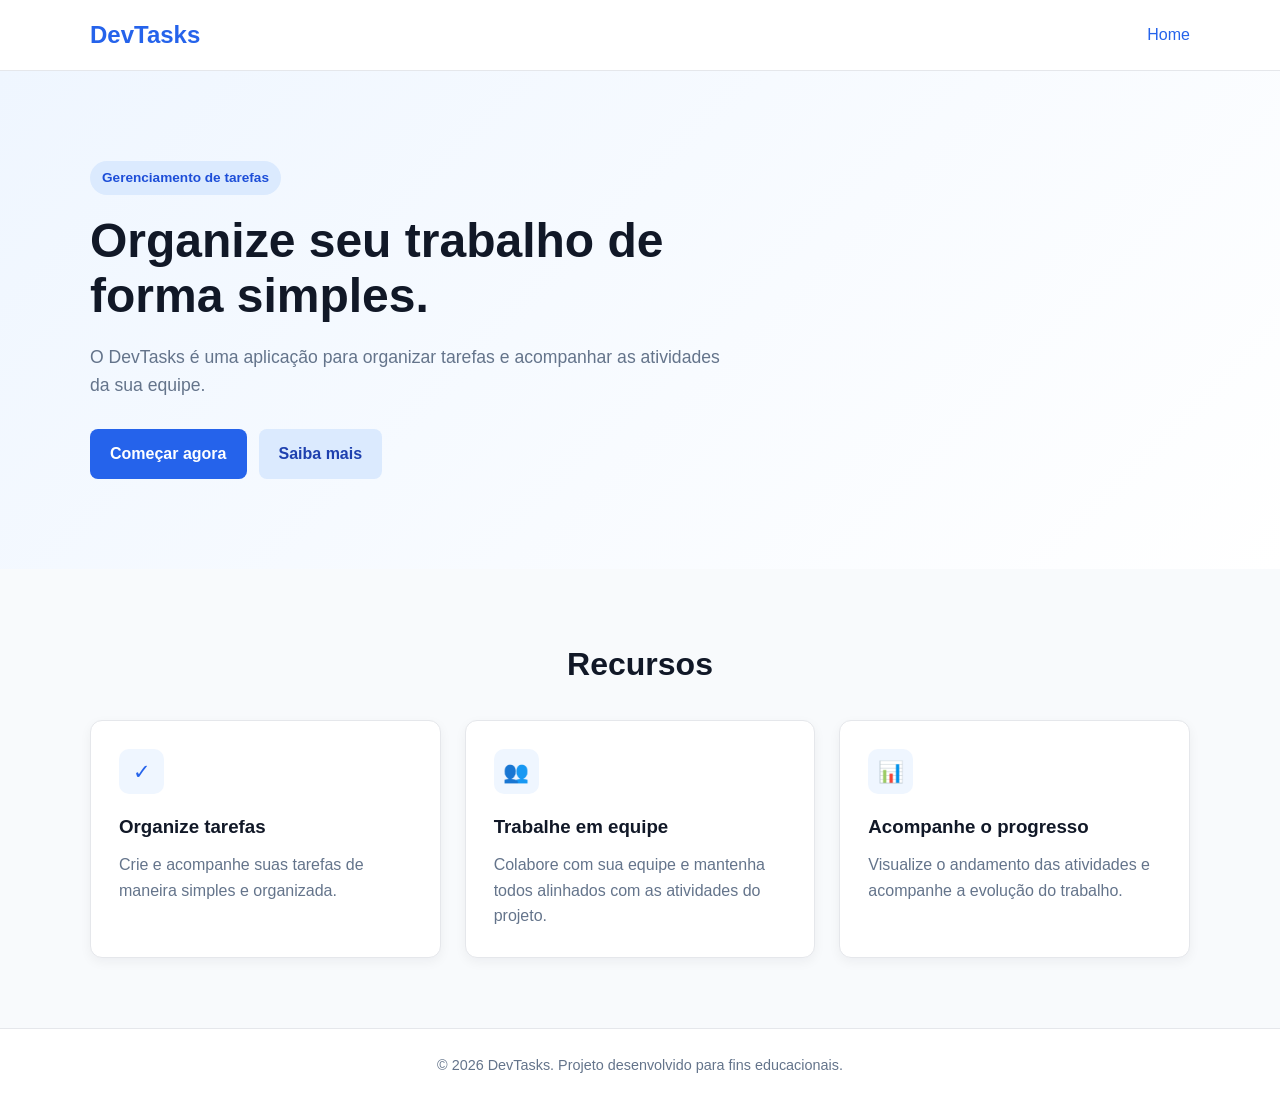
<file: index.html>
<!DOCTYPE html>
<html lang="pt-BR">
<head>
    <meta charset="UTF-8">
    <meta name="viewport" content="width=device-width, initial-scale=1.0">
    <title>DevTasks - Home</title>

    <link rel="stylesheet" href="style.css">
</head>
<body>

    <header class="header">
        <div class="container header-content">
            <h1 class="logo">DevTasks</h1>

            <nav class="nav">
                <a href="index.html" class="active">Home</a>
            </nav>
        </div>
    </header>

    <main>
        <section class="hero">
            <div class="container">
                <span class="badge">Gerenciamento de tarefas</span>

                <h2>Organize seu trabalho de forma simples.</h2>

                <p>
                    O DevTasks é uma aplicação para organizar tarefas
                    e acompanhar as atividades da sua equipe.
                </p>

                <div class="hero-actions">
                    <a href="#" class="button primary">Começar agora</a>
                    <a href="#" class="button secondary">Saiba mais</a>
                </div>
            </div>
        </section>

        <section class="features">
            <div class="container">
                <h2>Recursos</h2>

                <div class="cards">

                    <article class="card">
                        <div class="card-icon">✓</div>
                        <h3>Organize tarefas</h3>
                        <p>
                            Crie e acompanhe suas tarefas de maneira
                            simples e organizada.
                        </p>
                    </article>

                    <article class="card">
                        <div class="card-icon">👥</div>
                        <h3>Trabalhe em equipe</h3>
                        <p>
                            Colabore com sua equipe e mantenha todos
                            alinhados com as atividades do projeto.
                        </p>
                    </article>

                    <article class="card">
                        <div class="card-icon">📊</div>
                        <h3>Acompanhe o progresso</h3>
                        <p>
                            Visualize o andamento das atividades e
                            acompanhe a evolução do trabalho.
                        </p>
                    </article>

                </div>
            </div>
        </section>
    </main>

    <footer class="footer">
        <div class="container">
            <p>
                &copy; 2026 DevTasks. Projeto desenvolvido para fins educacionais.
            </p>
        </div>
    </footer>

</body>
</html>
</file>
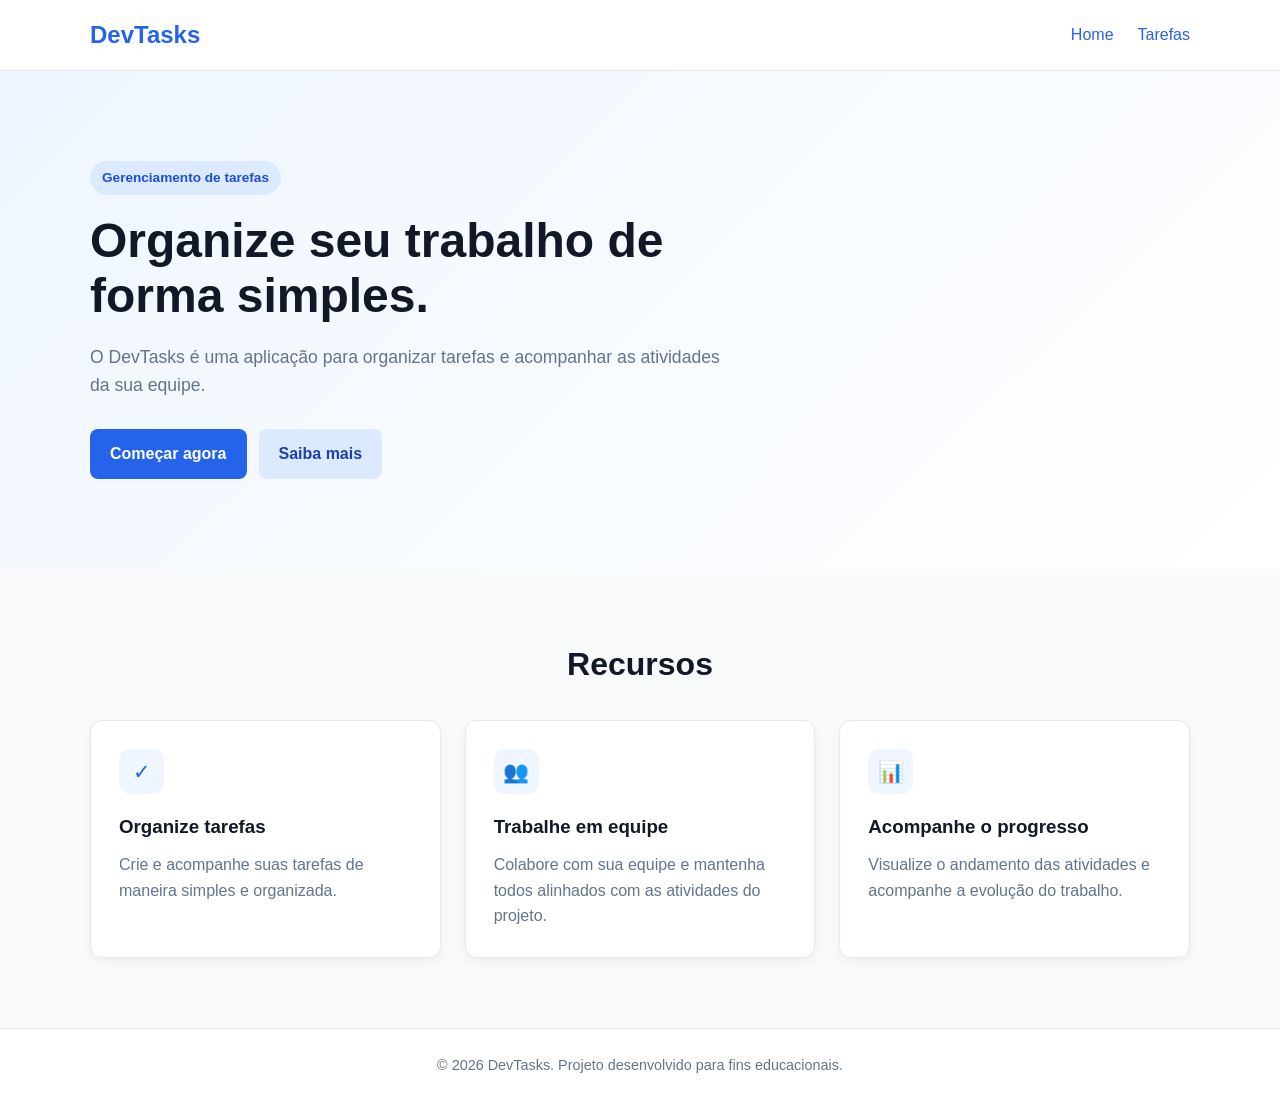
<file: home/index.html>
<!DOCTYPE html>
<html lang="pt-BR">
<head>
    <meta charset="UTF-8">
    <meta name="viewport" content="width=device-width, initial-scale=1.0">
    <title>DevTasks - Home</title>

    <link rel="stylesheet" href="style.css">
</head>
<body>

    <header class="header">
        <div class="container header-content">
            <h1 class="logo">DevTasks</h1>

            <nav class="nav">
                <a href="index.html" class="active">Home</a>
                <a href="../tarefa/tarefa.html" class="active">Tarefas</a>
            </nav>
        </div>
    </header>

    <main>
        <section class="hero">
            <div class="container">
                <span class="badge">Gerenciamento de tarefas</span>

                <h2>Organize seu trabalho de forma simples.</h2>

                <p>
                    O DevTasks é uma aplicação para organizar tarefas
                    e acompanhar as atividades da sua equipe.
                </p>

                <div class="hero-actions">
                    <a href="#" class="button primary">Começar agora</a>
                    <a href="#" class="button secondary">Saiba mais</a>
                </div>
            </div>
        </section>

        <section class="features">
            <div class="container">
                <h2>Recursos</h2>

                <div class="cards">

                    <article class="card">
                        <div class="card-icon">✓</div>
                        <h3>Organize tarefas</h3>
                        <p>
                            Crie e acompanhe suas tarefas de maneira
                            simples e organizada.
                        </p>
                    </article>

                    <article class="card">
                        <div class="card-icon">👥</div>
                        <h3>Trabalhe em equipe</h3>
                        <p>
                            Colabore com sua equipe e mantenha todos
                            alinhados com as atividades do projeto.
                        </p>
                    </article>

                    <article class="card">
                        <div class="card-icon">📊</div>
                        <h3>Acompanhe o progresso</h3>
                        <p>
                            Visualize o andamento das atividades e
                            acompanhe a evolução do trabalho.
                        </p>
                    </article>

                </div>
            </div>
        </section>
    </main>

    <footer class="footer">
        <div class="container">
            <p>
                &copy; 2026 DevTasks. Projeto desenvolvido para fins educacionais.
            </p>
        </div>
    </footer>

</body>
</html>
</file>
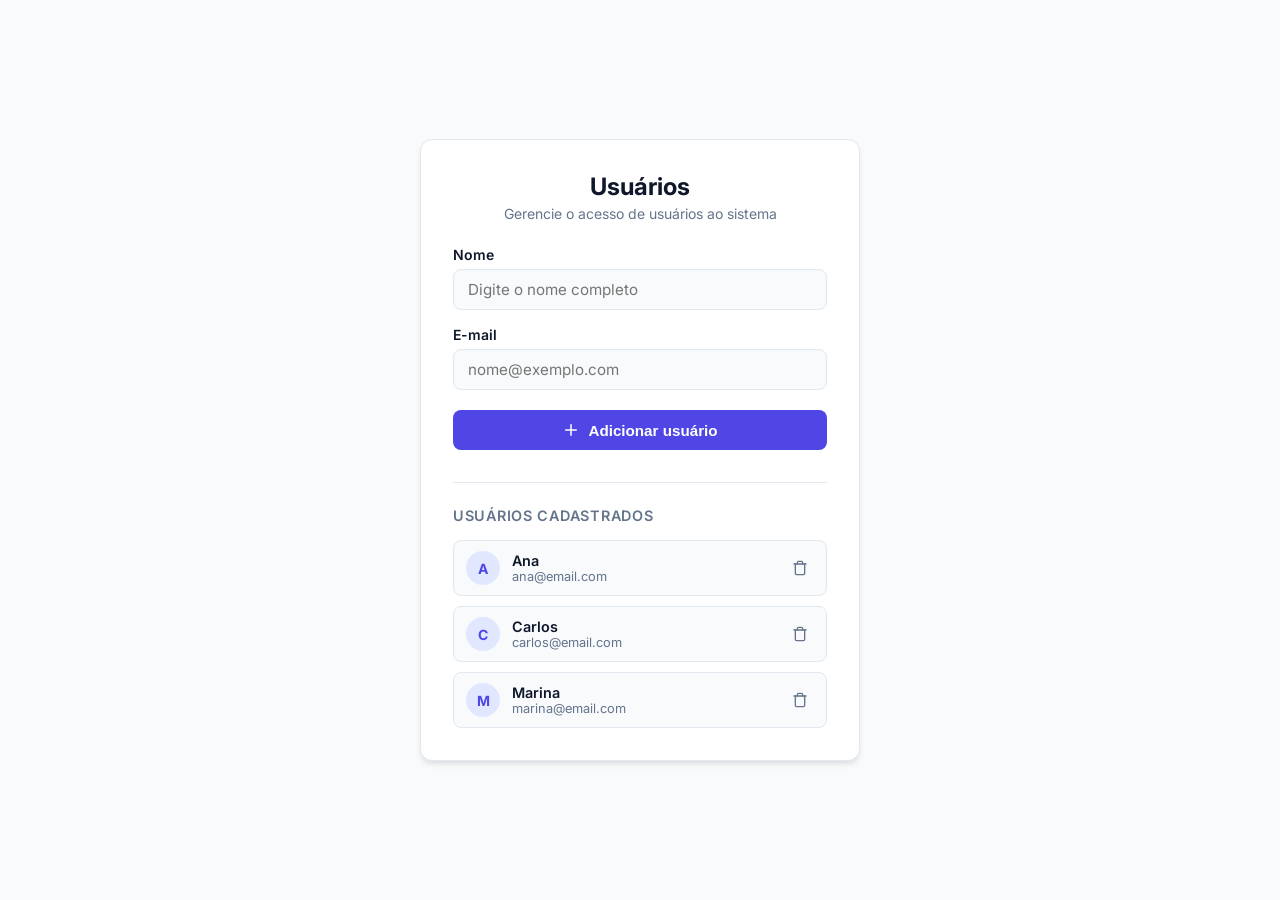
<file: Usuarios/index.html>
<!-- <!DOCTYPE html>
<html lang="en">
<head>
    <meta charset="UTF-8">
    <meta name="viewport" content="width=device-width, initial-scale=1.0">
    <title>DevTasks - Usuário</title>
    <link rel="stylesheet" href="style.css">
</head>
<body>
    <div class="cabecalho">
        <h1 id="titulo-principal"> Usuários</h1>
    </div>
    <div class="conteudo">
        <div class="inscricao">
            <h2>Inscrição de Usuário</h2>
            <form>
                <label for="nome">Nome:</label>
                <input type="text" id="nome" name="nome" required>

                <label for="email">Email:</label>
                <input type="email" id="email" name="email" required>

        <div class="lista-usuarios">
            <h2>Lista de Usuários</h2>
            <table>
                <tr>
                <th>Nome</th>
                <th>Email</th>                        
                </tr>
                <tr>
                    <td>João Silva</td>
                    <td>joao.silva@example.com</td>
                </tr>
                <tr>
                    <td>Maria Oliveira</td>
                    <td>maria.oliveira@example.com</td>
                </tr>
            </table>
        </div>
    </div>
</body>
</html>
 -->

<!DOCTYPE html>
<html lang="pt-BR">
<head>
  <meta charset="UTF-8">
  <meta name="viewport" content="width=device-width, initial-scale=1.0">
  <title>Cadastro de Usuários</title>
  <link rel="stylesheet" href="style.css">
  <link rel="preconnect" href="https://fonts.googleapis.com">
  <link rel="preconnect" href="https://fonts.gstatic.com" crossorigin>
  <link href="https://fonts.googleapis.com/css2?family=Inter:wght@400;500;600;700&display=swap" rel="stylesheet">
</head>
<body>

  <main class="card-container">
    <header class="card-header">
      <h2>Usuários</h2>
      <p class="subtitle">Gerencie o acesso de usuários ao sistema</p>
    </header>
    
    <form class="user-form" action="#" method="POST" onsubmit="return false;">
      <div class="form-group">
        <label for="nome">Nome</label>
        <input type="text" id="nome" name="nome" placeholder="Digite o nome completo" required>
      </div>
      
      <div class="form-group">
        <label for="email">E-mail</label>
        <input type="email" id="email" name="email" placeholder="nome@exemplo.com" required>
      </div>
      
      <button type="submit" class="btn-primary">
        <svg xmlns="http://www.w3.org/2000/svg" width="18" height="18" viewBox="0 0 24 24" fill="none" stroke="currentColor" stroke-width="2" stroke-linecap="round" stroke-linejoin="round"><line x1="12" y1="5" x2="12" y2="19"></line><line x1="5" y1="12" x2="19" y2="12"></line></svg>
        Adicionar usuário
      </button>
    </form>

    <section class="users-section">
      <h3 class="section-title">Usuários cadastrados</h3>
      
      <ul class="user-list">
        <li class="user-item">
          <div class="user-avatar">A</div>
          <div class="user-info">
            <span class="user-name">Ana</span>
            <span class="user-email">ana@email.com</span>
          </div>
          <div class="user-actions">
            <button type="button" class="btn-icon" title="Excluir">
              <svg xmlns="http://www.w3.org/2000/svg" width="16" height="16" viewBox="0 0 24 24" fill="none" stroke="currentColor" stroke-width="2" stroke-linecap="round" stroke-linejoin="round"><polyline points="3 6 5 6 21 6"></polyline><path d="M19 6v14a2 2 0 0 1-2 2H7a2 2 0 0 1-2-2V6m3 0V4a2 2 0 0 1 2-2h4a2 2 0 0 1 2 2v2"></path></svg>
            </button>
          </div>
        </li>
        
        <li class="user-item">
          <div class="user-avatar">C</div>
          <div class="user-info">
            <span class="user-name">Carlos</span>
            <span class="user-email">carlos@email.com</span>
          </div>
          <div class="user-actions">
            <button type="button" class="btn-icon" title="Excluir">
              <svg xmlns="http://www.w3.org/2000/svg" width="16" height="16" viewBox="0 0 24 24" fill="none" stroke="currentColor" stroke-width="2" stroke-linecap="round" stroke-linejoin="round"><polyline points="3 6 5 6 21 6"></polyline><path d="M19 6v14a2 2 0 0 1-2 2H7a2 2 0 0 1-2-2V6m3 0V4a2 2 0 0 1 2-2h4a2 2 0 0 1 2 2v2"></path></svg>
            </button>
          </div>
        </li>
        
        <li class="user-item">
          <div class="user-avatar">M</div>
          <div class="user-info">
            <span class="user-name">Marina</span>
            <span class="user-email">marina@email.com</span>
          </div>
          <div class="user-actions">
            <button type="button" class="btn-icon" title="Excluir">
              <svg xmlns="http://www.w3.org/2000/svg" width="16" height="16" viewBox="0 0 24 24" fill="none" stroke="currentColor" stroke-width="2" stroke-linecap="round" stroke-linejoin="round"><polyline points="3 6 5 6 21 6"></polyline><path d="M19 6v14a2 2 0 0 1-2 2H7a2 2 0 0 1-2-2V6m3 0V4a2 2 0 0 1 2-2h4a2 2 0 0 1 2 2v2"></path></svg>
            </button>
          </div>
        </li>
      </ul>
    </section>
  </main>

</body>
</html>
</file>
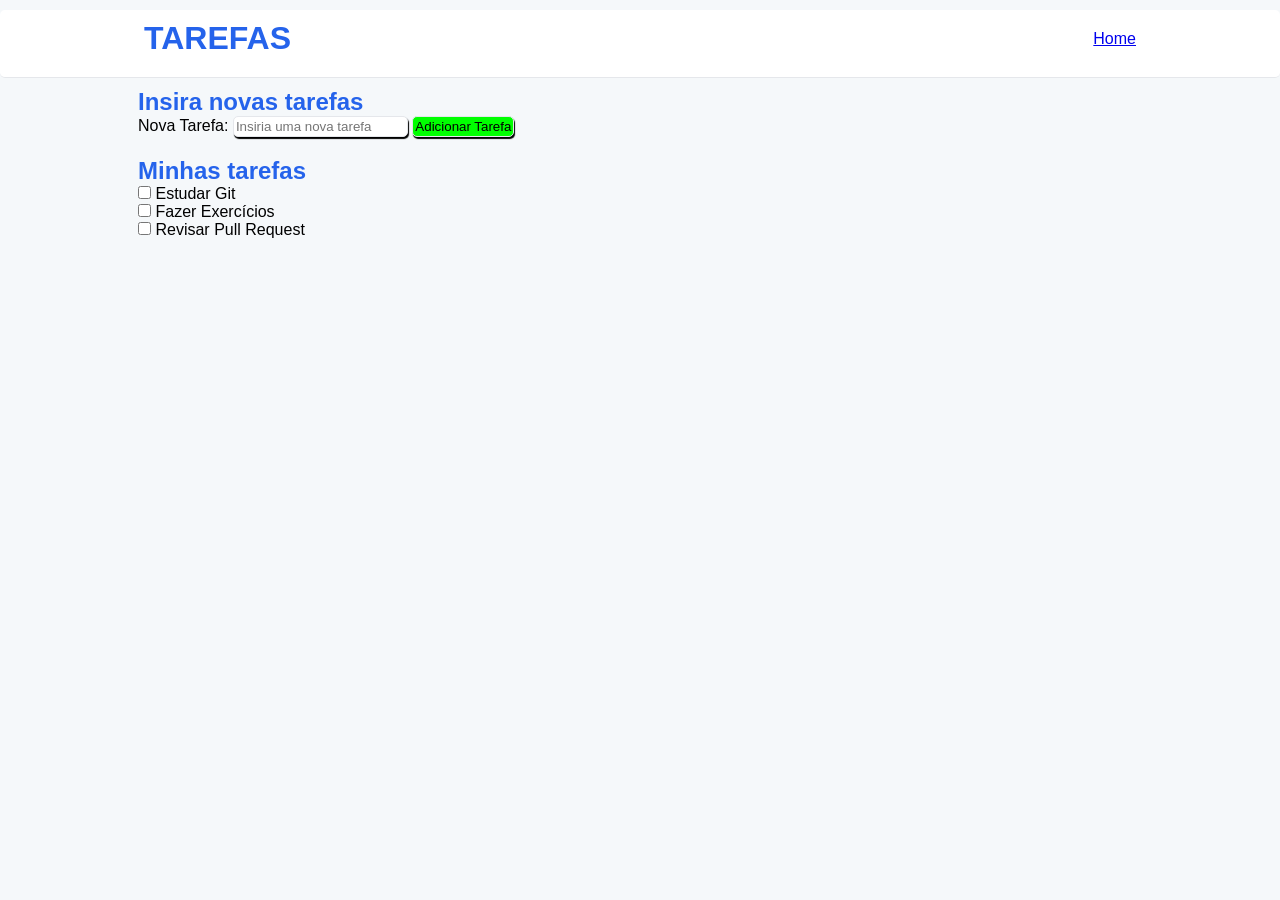
<file: tarefa/tarefa.html>
<!DOCTYPE html>
<html lang="en">

<head>
    <meta charset="UTF-8">
    <meta name="viewport" content="width=device-width, initial-scale=1.0">
    <title>Tarefas</title>
    <link rel="stylesheet" href="style.css">
</head>

<body>
    <header class="header">
        <div class="container header-content">
            <h1>TAREFAS</h1>
            <nav>
                <a href="../home/index.html" class="active">Home</a>
            </nav>
        </div>
    </header>
    <div class="corpo">
        <div class="tarefa">
            <h2><span>Insira novas tarefas</span></h2>
            <form>
                <label for="tarefa">Nova Tarefa:</label>
                <input type="text" name="Tarefa" id="tarefa" placeholder="Insiria uma nova tarefa">
                <button>Adicionar Tarefa</button>
            </form>
        </div>
        <div class="formulario">
            <h2><span>Minhas tarefas</span></h2>
            <form>
                <ul>
                    <li>
                        <input type="checkbox" id="git">
                        <label for="git">Estudar Git</label>
                    </li>
                    <li>
                        <input type="checkbox" id="exer">
                        <label for="exer">Fazer Exercícios</label>
                    </li>
                    <li>
                        <input type="checkbox" id="rpr">
                        <label for="rpr">Revisar Pull Request</label>
                    </li>
                </ul>
            </form>
        </div>
    </div>
</body>

</html>
</file>
<file: style.css>
/* ========================================
   Reset
======================================== */

* {
    margin: 0;
    padding: 0;
    box-sizing: border-box;
}

body {
    font-family: Arial, Helvetica, sans-serif;
    color: #1f2937;
    background-color: #f8fafc;
    line-height: 1.6;
}

a {
    text-decoration: none;
    color: inherit;
}

.container {
    width: min(1100px, 90%);
    margin: 0 auto;
}


/* ========================================
   Header
======================================== */

.header {
    background-color: #ffffff;
    border-bottom: 1px solid #e5e7eb;
}

.header-content {
    min-height: 70px;

    display: flex;
    align-items: center;
    justify-content: space-between;
}

.logo {
    color: #2563eb;
    font-size: 1.5rem;
}

.nav {
    display: flex;
    gap: 24px;
}

.nav a {
    color: #64748b;
    font-weight: 500;
    transition: color 0.2s ease;
}

.nav a:hover,
.nav a.active {
    color: #2563eb;
}


/* ========================================
   Hero
======================================== */

.hero {
    padding: 90px 0;
    background: linear-gradient(
        135deg,
        #eff6ff 0%,
        #ffffff 100%
    );
}

.badge {
    display: inline-block;

    margin-bottom: 18px;
    padding: 6px 12px;

    color: #1d4ed8;
    background-color: #dbeafe;

    border-radius: 999px;

    font-size: 0.85rem;
    font-weight: 600;
}

.hero h2 {
    max-width: 700px;

    margin-bottom: 20px;

    color: #111827;

    font-size: 3rem;
    line-height: 1.15;
}

.hero p {
    max-width: 650px;

    margin-bottom: 30px;

    color: #64748b;
    font-size: 1.1rem;
}

.hero-actions {
    display: flex;
    gap: 12px;
}


/* ========================================
   Buttons
======================================== */

.button {
    display: inline-block;

    padding: 12px 20px;

    border-radius: 8px;

    font-weight: 600;

    transition: all 0.2s ease;
}

.button.primary {
    color: #ffffff;
    background-color: #2563eb;
}

.button.primary:hover {
    background-color: #1d4ed8;
}

.button.secondary {
    color: #1e40af;
    background-color: #dbeafe;
}

.button.secondary:hover {
    background-color: #bfdbfe;
}


/* ========================================
   Features
======================================== */

.features {
    padding: 70px 0;
}

.features > .container > h2 {
    margin-bottom: 30px;

    color: #111827;
    font-size: 2rem;
    text-align: center;
}

.cards {
    display: grid;
    grid-template-columns: repeat(3, 1fr);
    gap: 24px;
}

.card {
    padding: 28px;

    background-color: #ffffff;

    border: 1px solid #e5e7eb;
    border-radius: 12px;

    box-shadow: 0 4px 12px rgba(15, 23, 42, 0.05);
}

.card-icon {
    width: 45px;
    height: 45px;

    display: flex;
    align-items: center;
    justify-content: center;

    margin-bottom: 18px;

    color: #2563eb;
    background-color: #eff6ff;

    border-radius: 10px;

    font-size: 1.3rem;
}

.card h3 {
    margin-bottom: 10px;

    color: #111827;
}

.card p {
    color: #64748b;
}


/* ========================================
   Footer
======================================== */

.footer {
    padding: 25px 0;

    color: #64748b;
    background-color: #ffffff;

    border-top: 1px solid #e5e7eb;

    text-align: center;

    font-size: 0.9rem;
}
</file>
<file: home/style.css>
/* ========================================
   Reset
======================================== */

* {
    margin: 0;
    padding: 0;
    box-sizing: border-box;
}

body {
    font-family: Arial, Helvetica, sans-serif;
    color: #1f2937;
    background-color: #f8fafc;
    line-height: 1.6;
}

a {
    text-decoration: none;
    color: inherit;
}

.container {
    width: min(1100px, 90%);
    margin: 0 auto;
}


/* ========================================
   Header
======================================== */

.header {
    background-color: #ffffff;
    border-bottom: 1px solid #e5e7eb;
}

.header-content {
    min-height: 70px;

    display: flex;
    align-items: center;
    justify-content: space-between;
}

.logo {
    color: #2563eb;
    font-size: 1.5rem;
}

.nav {
    display: flex;
    gap: 24px;
}

.nav a {
    color: #64748b;
    font-weight: 500;
    transition: color 0.2s ease;
}

.nav a:hover,
.nav a.active {
    color: #2563eb;
}


/* ========================================
   Hero
======================================== */

.hero {
    padding: 90px 0;
    background: linear-gradient(
        135deg,
        #eff6ff 0%,
        #ffffff 100%
    );
}

.badge {
    display: inline-block;

    margin-bottom: 18px;
    padding: 6px 12px;

    color: #1d4ed8;
    background-color: #dbeafe;

    border-radius: 999px;

    font-size: 0.85rem;
    font-weight: 600;
}

.hero h2 {
    max-width: 700px;

    margin-bottom: 20px;

    color: #111827;

    font-size: 3rem;
    line-height: 1.15;
}

.hero p {
    max-width: 650px;

    margin-bottom: 30px;

    color: #64748b;
    font-size: 1.1rem;
}

.hero-actions {
    display: flex;
    gap: 12px;
}


/* ========================================
   Buttons
======================================== */

.button {
    display: inline-block;

    padding: 12px 20px;

    border-radius: 8px;

    font-weight: 600;

    transition: all 0.2s ease;
}

.button.primary {
    color: #ffffff;
    background-color: #2563eb;
}

.button.primary:hover {
    background-color: #1d4ed8;
}

.button.secondary {
    color: #1e40af;
    background-color: #dbeafe;
}

.button.secondary:hover {
    background-color: #bfdbfe;
}


/* ========================================
   Features
======================================== */

.features {
    padding: 70px 0;
}

.features > .container > h2 {
    margin-bottom: 30px;

    color: #111827;
    font-size: 2rem;
    text-align: center;
}

.cards {
    display: grid;
    grid-template-columns: repeat(3, 1fr);
    gap: 24px;
}

.card {
    padding: 28px;

    background-color: #ffffff;

    border: 1px solid #e5e7eb;
    border-radius: 12px;

    box-shadow: 0 4px 12px rgba(15, 23, 42, 0.05);
}

.card-icon {
    width: 45px;
    height: 45px;

    display: flex;
    align-items: center;
    justify-content: center;

    margin-bottom: 18px;

    color: #2563eb;
    background-color: #eff6ff;

    border-radius: 10px;

    font-size: 1.3rem;
}

.card h3 {
    margin-bottom: 10px;

    color: #111827;
}

.card p {
    color: #64748b;
}


/* ========================================
   Footer
======================================== */

.footer {
    padding: 25px 0;

    color: #64748b;
    background-color: #ffffff;

    border-top: 1px solid #e5e7eb;

    text-align: center;

    font-size: 0.9rem;
}
</file>
<file: Usuarios/style.css>
/* Variáveis de Tema */
:root {
  --primary-color: #4f46e5;
  --primary-hover: #4338ca;
  --bg-color: #f8fafc;
  --card-bg: #ffffff;
  --text-main: #0f172a;
  --text-muted: #64748b;
  --border-color: #e2e8f0;
  --input-bg: #f8fafc;
  --shadow: 0 4px 6px -1px rgba(0, 0, 0, 0.1), 0 2px 4px -2px rgba(0, 0, 0, 0.05);
  --radius: 12px;
}

/* Reset básico */
* {
  box-sizing: border-box;
  margin: 0;
  padding: 0;
}

body {
  font-family: 'Inter', system-ui, -apple-system, sans-serif;
  background-color: var(--bg-color);
  color: var(--text-main);
  display: flex;
  justify-content: center;
  align-items: center;
  min-height: 100vh;
  padding: 20px;
}

/* Container do Card */
.card-container {
  background-color: var(--card-bg);
  width: 100%;
  max-width: 440px;
  padding: 32px;
  border-radius: var(--radius);
  box-shadow: var(--shadow);
  border: 1px solid var(--border-color);
}

/* Cabeçalho */
.card-header {
  margin-bottom: 24px;
  text-align: center;
}

.card-header h2 {
  font-size: 1.5rem;
  font-weight: 700;
  color: var(--text-main);
  margin-bottom: 4px;
}

.card-header .subtitle {
  font-size: 0.875rem;
  color: var(--text-muted);
}

/* Formulário */
.user-form {
  display: flex;
  flex-direction: column;
  gap: 16px;
  margin-bottom: 32px;
}

.form-group {
  display: flex;
  flex-direction: column;
  gap: 6px;
}

.form-group label {
  font-size: 0.875rem;
  font-weight: 600;
  color: var(--text-main);
}

.form-group input {
  width: 100%;
  padding: 10px 14px;
  font-size: 0.95rem;
  font-family: inherit;
  background-color: var(--input-bg);
  border: 1px solid var(--border-color);
  border-radius: 8px;
  outline: none;
  transition: all 0.2s ease;
}

.form-group input:focus {
  border-color: var(--primary-color);
  background-color: #fff;
  box-shadow: 0 0 0 3px rgba(79, 70, 229, 0.15);
}

/* Botão Principal */
.btn-primary {
  display: flex;
  align-items: center;
  justify-content: center;
  gap: 8px;
  width: 100%;
  padding: 11px 16px;
  background-color: var(--primary-color);
  color: #ffffff;
  font-size: 0.95rem;
  font-weight: 600;
  border: none;
  border-radius: 8px;
  cursor: pointer;
  transition: background-color 0.2s ease;
  margin-top: 4px;
}

.btn-primary:hover {
  background-color: var(--primary-hover);
}

.btn-primary:active {
  transform: translateY(1px);
}

/* Seção da Lista */
.users-section {
  border-top: 1px solid var(--border-color);
  padding-top: 24px;
}

.section-title {
  font-size: 0.9rem;
  font-weight: 600;
  color: var(--text-muted);
  text-transform: uppercase;
  letter-spacing: 0.05em;
  margin-bottom: 16px;
}

.user-list {
  list-style: none;
  display: flex;
  flex-direction: column;
  gap: 10px;
}

/* Item da Lista */
.user-item {
  display: flex;
  align-items: center;
  justify-content: space-between;
  padding: 10px 12px;
  border-radius: 8px;
  background-color: var(--bg-color);
  border: 1px solid var(--border-color);
  transition: background-color 0.15s ease;
}

.user-item:hover {
  background-color: #f1f5f9;
}

.user-avatar {
  width: 34px;
  height: 34px;
  border-radius: 50%;
  background-color: #e0e7ff;
  color: var(--primary-color);
  font-weight: 700;
  font-size: 0.875rem;
  display: flex;
  align-items: center;
  justify-content: center;
  margin-right: 12px;
  flex-shrink: 0;
}

.user-info {
  display: flex;
  flex-direction: column;
  flex-grow: 1;
  overflow: hidden;
}

.user-name {
  font-size: 0.9rem;
  font-weight: 600;
  color: var(--text-main);
  white-space: nowrap;
  overflow: hidden;
  text-overflow: ellipsis;
}

.user-email {
  font-size: 0.8rem;
  color: var(--text-muted);
  white-space: nowrap;
  overflow: hidden;
  text-overflow: ellipsis;
}

.btn-icon {
  background: transparent;
  border: none;
  color: var(--text-muted);
  cursor: pointer;
  padding: 6px;
  border-radius: 6px;
  display: flex;
  align-items: center;
  justify-content: center;
  transition: all 0.2s ease;
}

.btn-icon:hover {
  color: #ef4444;
  background-color: #fee2e2;
}
</file>
<file: tarefa/style.css>
* {
    margin: 0;
    padding: 0;
    box-sizing: border-box;
    font-family: Arial, Helvetica, sans-serif;
    border-radius: 5px;
}

body {
    background: #f5f8fa;
}

span {
    color: #2563eb;
}

.header {
    background-color: #ffffff;
    color: #2563eb;
    border-bottom: 1px solid #e5e7eb;
    color: #2563eb;
    align-items: center;
}

.header-content {
    margin: 10px;
    display: flex;
    align-items: center;
    justify-content: space-between;
    padding: 10px;
}

.header-content h1 {
    padding-left: 10%
}

.header-content nav {
    padding-right: 10%
}

.corpo {
    padding-left: 10%;
    display: flex;
    margin: 10px;
    flex-direction: column;
    gap: 20px;
    margin-bottom: 50px;
}

.corpo button {
    background-color: #00ff00;
    border: 1px solid #e5e7eb;
    padding: 2px;
    box-shadow: 1px 2px 1px 0px;
    cursor: pointer;
}

.corpo button:active {
    outline: 2px solid #007bff;
}

.tarefa input {
    padding: 2px;
    border: 1px solid #e5e7eb;
    box-shadow: 1px 2px 1px 0px;
}

.tarefa input:focus {
    outline: 2px solid #007bff;
}

ul {
  list-style-type: none;
}
</file>
